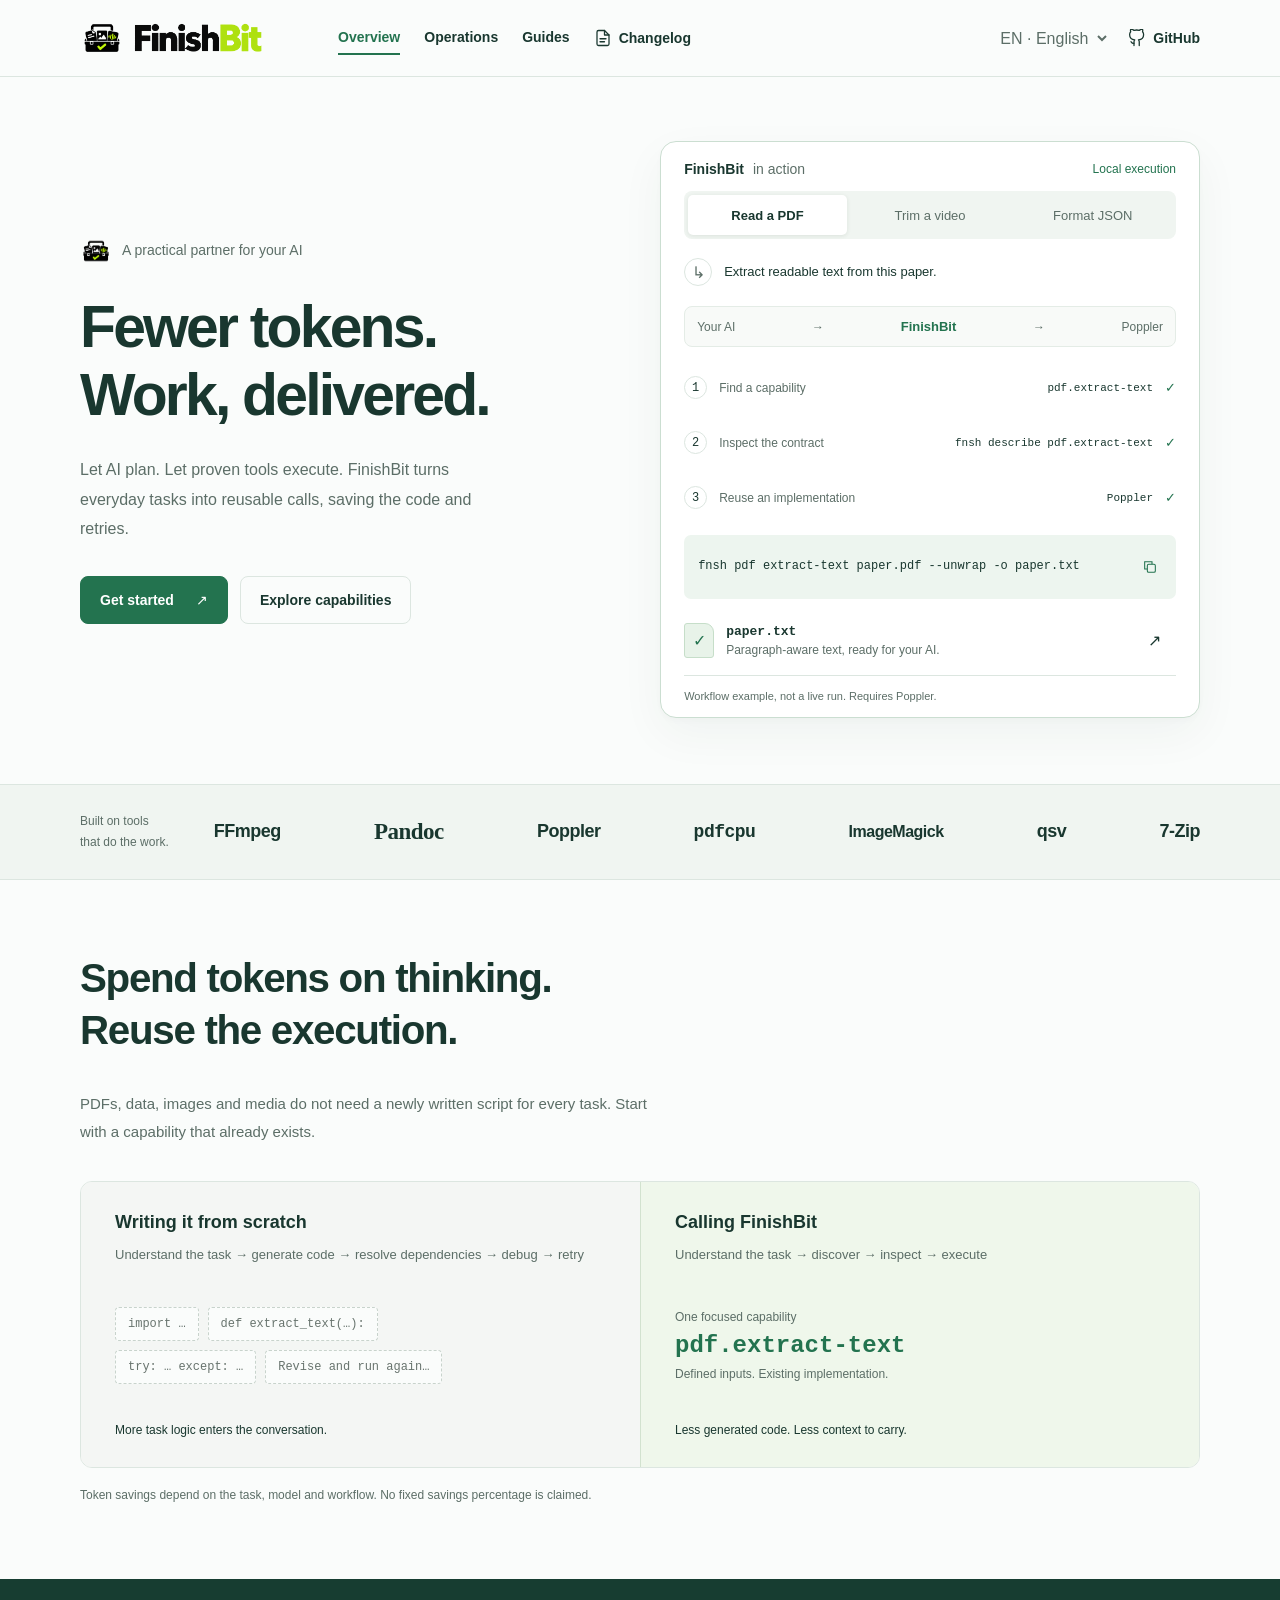
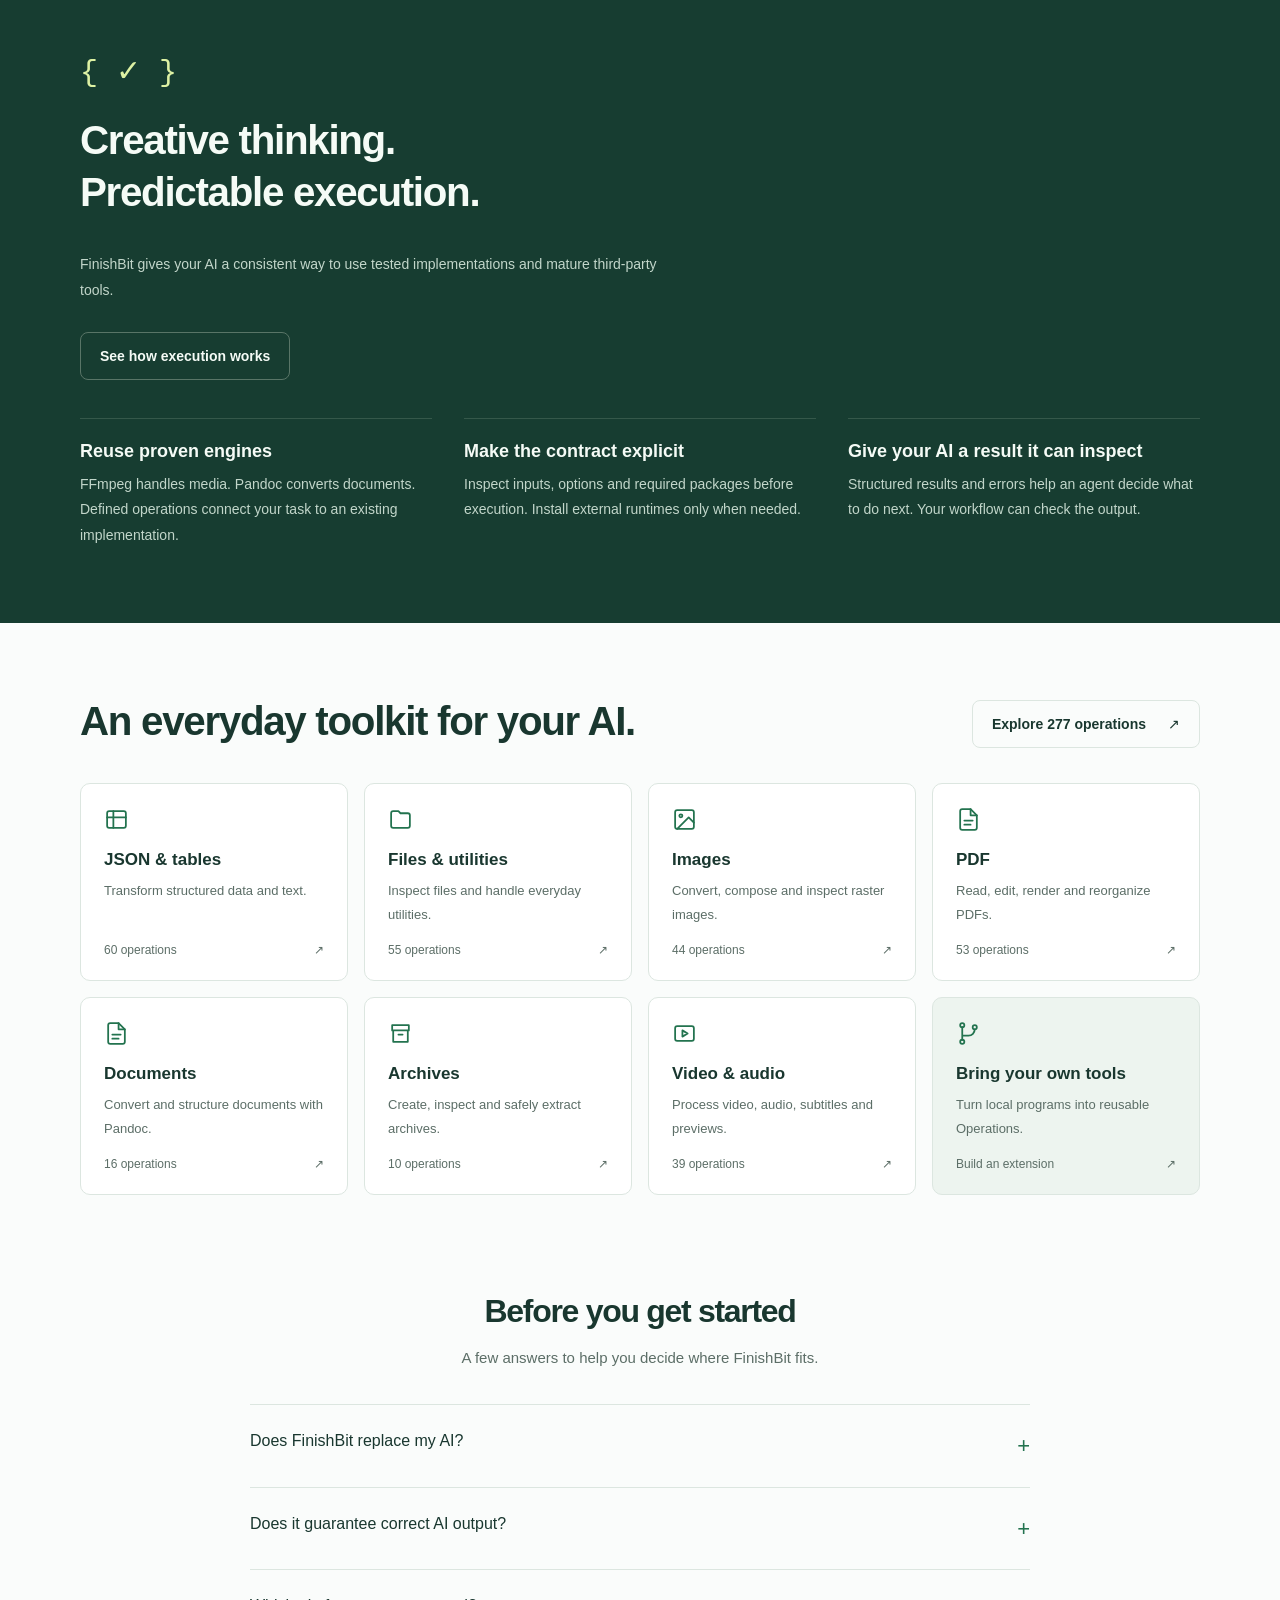
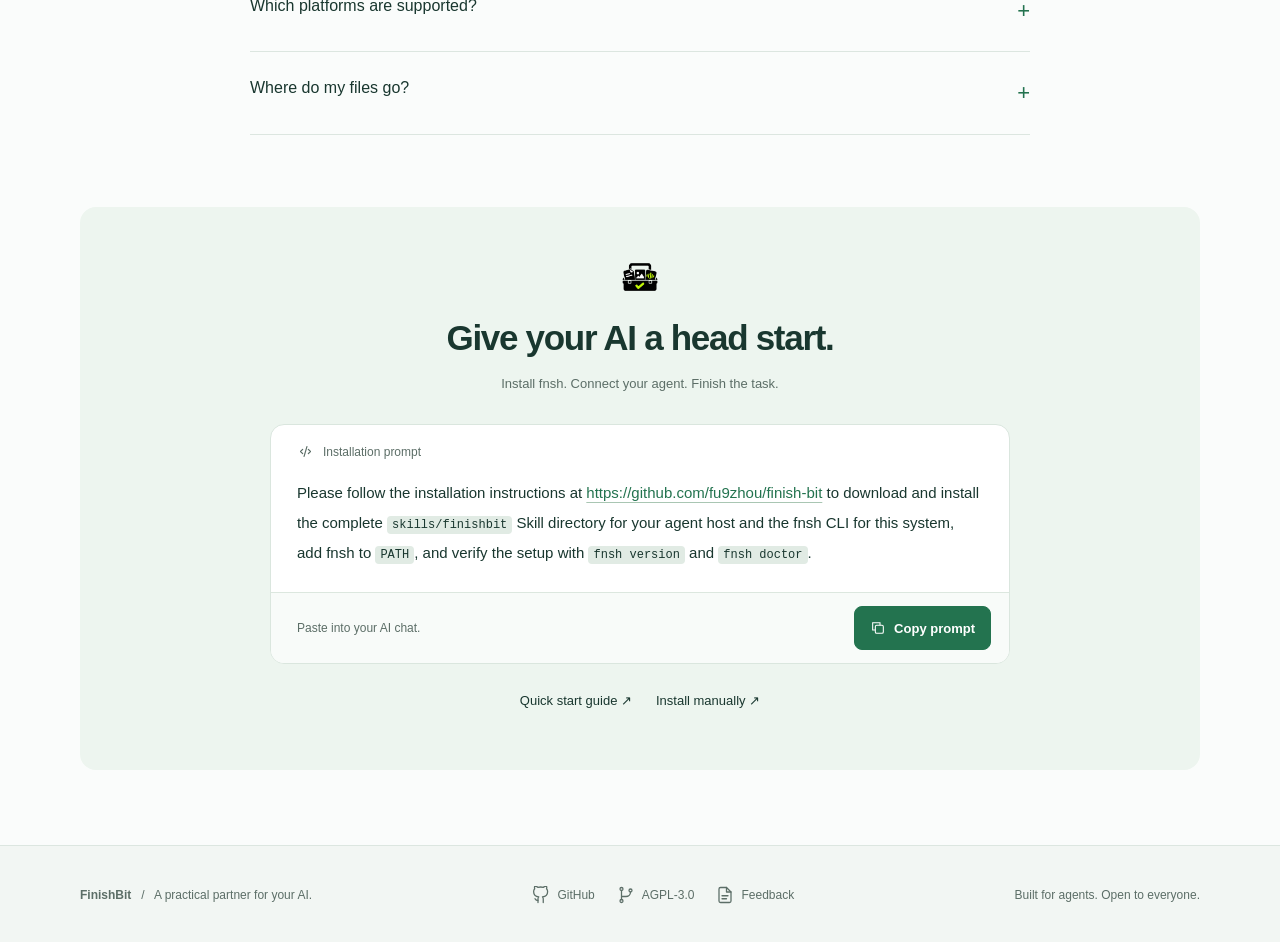
<file: website/index.html>
<!doctype html>
<html lang="en">
<head>
<meta charset="utf-8">
<meta name="viewport" content="width=device-width, initial-scale=1">
<meta name="description" content="Save AI tokens and make execution more predictable. FinishBit connects your AI to reusable capabilities powered by mature tools.">
<meta name="theme-color" content="#fafcfb">
<title>FinishBit — Fewer tokens. Work, delivered.</title>
<link rel="icon" type="image/png" href="./favicon.png?v=20260922">
<link rel="shortcut icon" type="image/png" href="./favicon.png?v=20260922">
<link rel="stylesheet" href="./styles.css?v=logo-20260914">
<script src="./routes.js?v=0.1.7-navigation" defer></script>
<script src="./catalog.js?v=0.1.7-redesign" defer></script>
<link rel="stylesheet" href="./home.css?v=logo-20260914">
<script src="./home.js?v=logo-20260914" defer></script>
<script src="./app.js?v=logo-20260914" defer></script>
</head>
<body><div id="app"></div><div id="toast" role="status" aria-live="polite"></div><noscript>Please enable JavaScript to view FinishBit. / 请启用 JavaScript 查看 FinishBit。<a href="https://github.com/fu9zhou/finish-bit">GitHub documentation</a></noscript></body>
</html>
</file>
<file: website/styles.css>
@charset "UTF-8";
.card{content-visibility:auto;contain-intrinsic-size:auto 132px;min-width:0}.card h3{overflow-wrap:anywhere}.article{padding-top:24px;padding-bottom:40px}.article h1{overflow-wrap:anywhere}.article h2{scroll-margin-top:160px}
:root{--bg:#f7f8f4;--paper:#fff;--ink:#1c2c26;--muted:#607068;--line:#dce2d9;--green:#305d45;--lime:#ceef9b;--dark:#172820;--code:#dce9dc;--radius:14px;font-family:Inter,"Segoe UI","Microsoft YaHei",sans-serif;color:var(--ink);background:var(--bg);font-synthesis:none}
*{box-sizing:border-box}body{margin:0}a{color:inherit;text-decoration:none}button,input,select{font:inherit}button,a,select{-webkit-tap-highlight-color:transparent}button,select{cursor:pointer}button{color:inherit}button,a{touch-action:manipulation}button:hover,.button:hover{filter:brightness(.95)}a:hover{color:var(--green)}:focus-visible{outline:3px solid #5d8c3f;outline-offset:5px}html{scroll-behavior:smooth;scroll-padding-top:150px}::selection{background:var(--lime)}.ui-icon{width:18px;height:18px;flex:none}.icon-link{display:inline-flex;align-items:center;gap:7px}
.wrap{max-width:1200px;margin:auto;padding:0 40px}.skip{position:fixed;top:-70px;left:20px;z-index:9;padding:14px;background:var(--lime)}.skip:focus{top:10px}.header{position:sticky;top:0;background:rgba(247,248,244,.96);border-bottom:1px solid var(--line);z-index:5}.nav{height:84px;display:flex;align-items:center;gap:40px}.brand{display:flex;align-items:center;gap:10px;font-size:23px;font-weight:750;letter-spacing:-1px}.logo{width:44px;height:44px;display:block;object-fit:contain;flex-shrink:0}.navlinks{display:flex;gap:28px;margin-left:38px;font-size:14px;font-weight:550}.navlinks a{padding:14px 0}.navlinks a.active{color:var(--green);box-shadow:0 2px var(--green)}.navright{margin-left:auto;display:flex;gap:18px;align-items:center}.language{border:0;background:transparent;min-height:44px;color:var(--muted);max-width:120px}.github{font-size:14px;font-weight:600;white-space:nowrap}
.hero{padding-top:76px;padding-bottom:68px;display:grid;grid-template-columns:1.02fr 1fr;gap:55px;align-items:center}.hero>div{min-width:0}.eyebrow{display:inline-flex;align-items:center;gap:9px;font-size:12px;letter-spacing:.7px;font-weight:600;text-transform:uppercase}.release{padding:10px 12px;border:1px solid var(--line);border-radius:30px;background:#eff2e9;font-size:12px;min-height:44px}.release .ui-icon{width:15px;height:15px;color:var(--green)}.hero h1{font-size:clamp(48px,5.2vw,70px);letter-spacing:-3.8px;line-height:1.08;margin:26px 0 22px;font-weight:650}.hero h1 span{color:var(--green)}.hero p{color:var(--muted);line-height:1.85;max-width:450px;font-size:16px}.actions{display:flex;gap:12px;margin-top:30px}.button{border:1px solid var(--line);border-radius:7px;min-height:46px;padding:12px 19px;display:inline-flex;align-items:center;justify-content:center;gap:24px;font-size:14px;font-weight:600;background:transparent;transition:background .18s}.button.primary{background:var(--ink);color:white;border-color:var(--ink)}.button.light{background:var(--lime);color:var(--ink);border-color:var(--lime)}.install{display:flex;align-items:center;margin-top:23px;gap:10px;font-size:11px;font-family:Consolas,monospace;color:var(--muted);min-width:0}.install code{flex:1;min-width:0;overflow-wrap:anywhere;word-break:break-word}.copy{border:0;background:transparent;min-width:44px;min-height:44px;display:grid;place-items:center;color:inherit}.copy svg{width:16px;height:16px}
.terminal{background:var(--dark);color:var(--code);border-radius:12px;box-shadow:0 24px 50px -22px #132a3245;overflow:hidden;transform:rotate(-1deg)}.terminalbar{height:48px;border-bottom:1px solid #ffffff14;display:flex;align-items:center;gap:7px;padding:0 20px;font:11px Consolas,monospace;color:#a6b5ac}.terminalbar i{width:8px;height:8px;border-radius:50%;background:#668073}.terminalbar i:first-child{background:#c09c87}.terminalbar i:nth-child(2){background:#bbb37b}.terminalbar span{margin:auto}.terminalbody{padding:26px;font:13px/1.9 Consolas,"Courier New",monospace;min-height:285px}.terminalbody .comment{color:#a3b5a9;font-size:12px}.terminalbody .cmd{margin:7px 0 17px;overflow-wrap:anywhere}.prompt{color:var(--lime);margin-right:9px}.result{padding:13px 15px;background:#ffffff06;border-left:2px solid #a3c77b;margin-bottom:18px}.result strong{color:var(--lime);font-weight:400}.result small{color:#b0c0b6}.success{color:var(--lime)}.terminalfoot{padding:11px 20px;display:flex;justify-content:space-between;background:#ffffff05;font:10px Consolas,monospace;color:#a3b5a9}
.trust{display:flex;justify-content:center;gap:45px;border-top:1px solid var(--line);border-bottom:1px solid var(--line);padding:23px 0;color:var(--muted);font-size:12px}.trust span{display:flex;align-items:center;gap:9px}.trust .ui-icon{color:var(--green)}.section{padding-top:76px;padding-bottom:76px}.sectionhead{display:flex;align-items:end;justify-content:space-between;gap:30px;margin-bottom:30px}.kicker{font:11px Consolas,monospace;letter-spacing:1.5px;color:var(--green);text-transform:uppercase}.section h2{font-size:34px;letter-spacing:-1.1px;line-height:1.25;font-weight:600;margin:13px 0}.sectionhead p,.intro{font-size:14px;line-height:1.8;color:var(--muted);max-width:395px}.steps{display:grid;grid-template-columns:repeat(3,1fr);border:1px solid var(--line);border-radius:var(--radius);overflow:hidden;background:#fff8}.step{padding:25px 27px;position:relative}.step+.step{border-left:1px solid var(--line)}.step .number{font:12px Consolas,monospace;color:var(--muted)}.step h3{font-size:18px;font-weight:600;margin:15px 0 10px}.step p{font-size:13px;line-height:1.8;color:var(--muted);min-height:48px}.step code{font:11px Consolas,monospace;background:#edf0e9;display:block;padding:12px;border-radius:5px;overflow-wrap:anywhere}
.catalog{background:#edf0e8;border-block:1px solid var(--line)}.textlink{font-size:13px;color:var(--green);font-weight:600;padding:12px 0;display:inline-block}.filters{display:flex;gap:8px;flex-wrap:wrap;margin:23px 0}.filter{border:1px solid transparent;background:transparent;border-radius:6px;min-height:44px;padding:10px 15px;font-size:13px;color:var(--muted)}.filter[aria-pressed=true]{background:var(--ink);color:white}.cards{display:grid;grid-template-columns:repeat(3,minmax(0,1fr));gap:12px}.card{display:flex;flex-direction:column;background:var(--bg);border:1px solid #d7dfd2;border-radius:8px;padding:16px;transition:border-color .18s,background-color .18s}.card:hover{background:var(--paper);border-color:#7d9474}.cardtop{display:flex;justify-content:space-between;align-items:center}.icon{display:flex;color:var(--green)}.icon .ui-icon{width:21px;height:21px}.tag{font:10px Consolas,monospace;color:var(--muted);border:1px solid var(--line);padding:4px 7px;border-radius:4px}.card h3{font-size:16px;font-weight:600;line-height:1.5;margin:12px 0 3px;text-wrap:pretty}.card .operation-id{font:12px/1.6 Consolas,monospace;overflow-wrap:anywhere;margin-bottom:0}.operation-id code{font:inherit}.card p{font-size:13px;line-height:1.7;color:var(--muted);margin:0 0 19px}
.category-section{background:#edf0e8;border-block:1px solid var(--line)}.category-section.section{padding-block:64px}.category-grid{display:grid;grid-template-columns:repeat(7,minmax(0,1fr));gap:10px}.category-card{min-height:194px;padding:17px;border:1px solid #d3dcd0;border-radius:10px;background:var(--paper);display:flex;flex-direction:column;transition:border-color .18s,transform .18s}.category-card:hover{border-color:#7d9474;transform:translateY(-3px)}.category-card-top{display:flex;align-items:center;justify-content:space-between;gap:8px}.category-mark{width:36px;height:36px;border-radius:8px;background:#edf2e9;color:var(--green);display:grid;place-items:center}.category-mark .ui-icon{width:19px;height:19px}.category-count{font:10px Consolas,monospace;color:var(--green);white-space:nowrap}.category-subtitle{font:9px Consolas,monospace;letter-spacing:1.2px;color:#7a887f;margin-top:16px}.category-card h3{font-size:16px;margin:5px 0 7px;letter-spacing:-.2px}.category-card p{font-size:12px;line-height:1.6;color:var(--muted);margin:0}.category-link{font-size:11px;color:var(--green);margin-top:auto;padding-top:14px}.catalog-hero{padding-top:42px;padding-bottom:26px}.catalog-hero h1{font-size:clamp(28px,3vw,38px);line-height:1.3;letter-spacing:-1px;margin:0 0 12px}.catalog-hero p{max-width:670px;color:var(--muted);line-height:1.8;font-size:15px;margin:0}.catalog-browser{padding-bottom:76px}.catalog-toolbar{display:flex;align-items:center;gap:18px}.catalog-toolbar input{width:min(100%,440px);min-width:0;padding:10px 14px;border:1px solid #cbd5c8;border-radius:8px;background:var(--paper);height:44px;font-size:15px;color:var(--ink)}.catalog-toolbar input::placeholder{color:var(--muted)}.catalog-toolbar span{margin-left:auto;font-size:12px;color:var(--muted);white-space:nowrap;flex-shrink:0}.sr-only{position:absolute;width:1px;height:1px;padding:0;margin:-1px;overflow:hidden;clip-path:inset(50%);white-space:nowrap;border:0}.catalog-empty{grid-column:1/-1;border:1px dashed var(--line);border-radius:10px;text-align:center;background:var(--paper)}.back-link{display:inline-flex;align-items:center;min-height:44px;margin-bottom:12px;color:var(--muted);font-size:13px}.back-link:hover{color:var(--green)}.not-found{min-height:60vh;padding-top:80px}.not-found .actions{margin-top:28px}
.split{display:grid;grid-template-columns:1fr 1fr;gap:70px}.checklist{padding:0;list-style:none;line-height:2.5;font-size:14px}.checklist li:before{content:'✓';color:var(--green);margin-right:14px}.codebox{background:var(--dark);color:var(--code);padding:24px;border-radius:10px;position:relative}.codebox pre{font:12px/1.9 Consolas,monospace;white-space:pre-wrap;overflow-wrap:anywhere;margin:0;padding-right:20px}.codebox .copy{position:absolute;top:9px;right:9px}.codecaption{font:11px Consolas,monospace;color:#a4b8a9;display:block;margin-bottom:22px}.cta{border-radius:14px;background:var(--ink);color:white;padding:43px 48px;display:flex;align-items:center;justify-content:space-between;gap:24px;margin-bottom:70px}.cta h2{font-size:29px;margin:0 0 10px;letter-spacing:-.8px}.cta p{font-size:14px;color:#b9cabc;margin:0}
.footer{border-top:1px solid var(--line);padding-block:28px;font-size:12px;color:var(--muted)}.footerinner{display:flex;justify-content:space-between;align-items:center;gap:24px}.footerlinks{display:flex;gap:22px}.footerlinks a{padding-block:12px}.docs{display:grid;grid-template-columns:210px minmax(0,1fr);gap:65px;min-height:75vh;padding-block:45px 80px}.sidebar{position:sticky;top:115px;align-self:start}.sidebar input{width:100%;padding:12px 10px;background:var(--paper);border:1px solid var(--line);border-radius:7px;font-size:13px;min-height:44px}.sidebar label{font-size:12px;display:block;margin-bottom:8px;color:var(--muted)}.sidenav{display:flex;flex-direction:column;margin-top:23px;gap:5px}.sidenav a{padding:12px;font-size:14px;border-radius:5px;min-height:44px}.sidenav a.active{background:#e6ecdf;color:var(--green);font-weight:600}.article{max-width:790px}.article h1{font-size:42px;letter-spacing:-1.5px;margin:18px 0}.article .lead{font-size:17px;line-height:1.85;color:var(--muted)}.article h2{font-size:23px;margin-top:34px}.article p,.article li{font-size:15px;line-height:1.9;color:var(--muted)}.article .codebox{margin:20px 0}.note{padding:18px 22px;border-left:3px solid #86a964;background:#eaf0e3;margin:24px 0;font-size:14px;line-height:1.8}.article table{width:100%;border-collapse:collapse;font-size:14px}.article th,.article td{text-align:left;padding:14px;border-bottom:1px solid var(--line);line-height:1.7}.docnext{border-top:1px solid var(--line);margin-top:40px;display:flex;justify-content:flex-end;padding-top:15px}
#toast{position:fixed;bottom:25px;left:50%;transform:translateX(-50%);background:var(--ink);color:white;padding:12px 22px;border-radius:8px;z-index:20;opacity:0;pointer-events:none;transition:opacity .2s}#toast.visible{opacity:1}.empty{padding:20px;color:var(--muted);font-size:13px}.zh .hero h1{letter-spacing:-2px;font-size:clamp(46px,4.5vw,62px);line-height:1.2}.zh .hero p{max-width:430px}.zh .section h2{letter-spacing:-.6px}
@media(min-width:1400px){.wrap{max-width:1280px}.hero{padding-top:95px;padding-bottom:85px}.hero h1{font-size:76px}.zh .hero h1{font-size:65px}}
@media(max-width:1100px){.category-grid{grid-template-columns:repeat(4,1fr)}}
@media(max-width:950px){.navlinks{margin-left:0;gap:16px}.nav{gap:20px}.wrap{padding-inline:26px}.hero{gap:25px}.hero h1{font-size:52px}.install{font-size:10px}.terminalbody{padding:20px;font-size:11px}.trust{gap:24px}.docs{gap:35px;grid-template-columns:180px minmax(0,1fr)}.category-grid{grid-template-columns:repeat(3,1fr)}}
@media(max-width:700px){.wrap{padding-inline:22px}.nav{height:auto;min-height:76px;flex-wrap:wrap;gap:8px;padding-block:12px}.brand{font-size:21px}.navright{gap:8px}.navright .github{display:none}.navlinks{order:3;width:100%;justify-content:space-between;font-size:13px}.navlinks a{padding:12px 0;min-height:44px}.hero{grid-template-columns:1fr;padding-top:42px;padding-bottom:40px;gap:36px}.hero h1{font-size:57px;letter-spacing:-3px}.hero p{font-size:15px}.terminal{transform:none}.terminalbody{font-size:12px;min-height:270px}.install{font-size:10px}.trust{display:grid;grid-template-columns:1fr 1fr;gap:18px;font-size:11px;padding:22px}.section{padding-block:46px}.sectionhead{display:block}.section h2{font-size:28px}.steps,.cards,.split{grid-template-columns:1fr}.category-grid{grid-template-columns:repeat(2,1fr)}.step+.step{border-left:0;border-top:1px solid var(--line)}.step p{min-height:0}.cards{gap:12px}.split{gap:24px}.cta{padding:30px 25px;display:block;margin-bottom:45px}.cta h2{font-size:25px}.cta .button{margin-top:24px}.footerinner{align-items:start;flex-direction:column}.docs{display:block;padding-top:24px}.sidebar{position:static;margin-bottom:30px}.sidenav{display:flex;flex-direction:row;flex-wrap:wrap;gap:3px;margin-top:12px}.sidenav a{padding:10px;font-size:12px}.article h1{font-size:34px}.article th,.article td{padding:10px 6px;font-size:12px}.zh .hero h1{font-size:49px}.filters{gap:2px}.filter{padding:10px 12px}.article{overflow-wrap:anywhere}.codebox pre{font-size:11px}.catalog-hero{padding-top:28px;padding-bottom:22px}.catalog-hero h1{font-size:28px;letter-spacing:-.5px}.catalog-toolbar{gap:12px}.catalog-toolbar input{font-size:16px}.category-card{min-height:176px}}
@media(max-width:520px){.category-grid{grid-template-columns:1fr}}
@media(max-width:700px){.actions .button{gap:14px;padding-inline:14px;font-size:13px;white-space:nowrap}.navlinks{gap:10px;font-size:12px}.navlinks a{white-space:nowrap}.install{display:grid;grid-template-columns:auto minmax(0,1fr) auto;align-items:start;font-size:12px}.sidebar input{font-size:16px}.terminalfoot{gap:12px;line-height:1.6}}
@media(prefers-reduced-motion:reduce){html{scroll-behavior:auto}*,*:before,*:after{transition:none!important;animation:none!important}}

/* Keep long documentation menus inside the viewport instead of letting the
   sticky box exceed its available height and slide under the header. */
@media(min-width:701px){
  .docs{--docs-top-gap:45px;--docs-sidebar-top:calc(var(--site-header-height,77px) + var(--docs-top-gap));padding-top:var(--docs-top-gap)}
  .sidebar{top:var(--docs-sidebar-top);max-height:calc(100dvh - var(--docs-sidebar-top) - 24px);display:flex;flex-direction:column}
  .sidebar label,.sidebar input{flex-shrink:0}
  .sidenav{min-height:0;overflow-y:auto;overscroll-behavior:contain;scrollbar-gutter:stable;padding:4px 7px 4px 4px;margin-left:-4px}
  .sidenav a{flex-shrink:0}
}
.agent-install-card{padding:0;background:#f0f5f2;border:1px solid #e0e9e3;border-radius:14px;margin-block:28px;overflow:hidden}
.agent-install-heading{display:flex;align-items:center;gap:9px;padding:18px 26px 0;font-size:12px;font-weight:500;color:var(--muted)}
.agent-install-heading .ui-icon{width:17px;height:17px}
.agent-install-card .agent-install-prompt{font-family:inherit;font-size:15px;line-height:2;color:var(--ink);overflow-wrap:anywhere;margin:0;padding:18px 26px 24px;user-select:text}
.agent-install-prompt code{font:12px/1.6 Consolas,monospace;background:#e1ebe4;border-radius:4px;padding:2px 5px;white-space:nowrap}
.agent-install-prompt .prompt-source{color:var(--green);text-decoration:underline;text-decoration-color:#a9c6b3;text-underline-offset:4px}
.agent-install-footer{display:flex;align-items:center;justify-content:space-between;gap:16px;border-top:1px solid #dce7df;padding:13px 18px 13px 26px;background:#f8faf8}
.agent-install-footer>span{font-size:12px;line-height:1.6;color:var(--muted)}
.agent-install-footer .button{gap:8px;padding:10px 15px;min-height:44px;flex-shrink:0;font-size:13px}.agent-install-footer .button svg{width:16px;height:16px;flex:none}
.first-task{margin:20px 0;padding:18px 22px;border-left:3px solid var(--green);background:var(--paper);line-height:1.8;overflow-wrap:anywhere}
@media(max-width:700px){.agent-install-heading{padding:17px 20px 0}.agent-install-card .agent-install-prompt{font-size:15px;padding:15px 20px 21px}.agent-install-footer{padding:12px 16px 12px 20px;gap:12px}.agent-install-footer>span{max-width:150px}}
.guide-nav-group{display:flex;flex-direction:column;gap:5px;flex-shrink:0}.guide-nav-group+.guide-nav-group{margin-top:22px}
.guide-nav-label{font-size:12px;font-weight:600;color:var(--muted);margin:0 12px 8px}.sidebar .sidenav{margin-top:0}
.sidenav .guide-catalog-link{margin-top:24px;border-top:1px solid var(--line);border-radius:0;padding-top:20px;color:var(--green)}
.catalog-guide-link{display:flex;justify-content:space-between;align-items:center;gap:20px;margin-bottom:22px;padding:18px 22px;border:1px solid var(--line);border-radius:9px;background:var(--paper)}
.catalog-guide-link strong{font-size:15px;font-weight:600}.catalog-guide-link>span>span{display:block;font-size:13px;color:var(--muted);margin-top:6px}.catalog-guide-link:hover{background:#edf5ef}
.capability-guide{padding-top:35px;padding-bottom:65px}.capability-guide .article{margin-inline:auto}
.manual-agent{margin-top:28px;border-block:1px solid var(--line);padding:15px 0}.manual-agent summary{cursor:pointer;min-height:44px;display:flex;align-items:center;font-weight:600}.manual-agent summary::before{content:'+';margin-right:12px}.manual-agent[open] summary::before{content:'−'}
@media(max-width:700px){.sidebar .sidenav{display:block}.guide-nav-group{flex-direction:row;flex-wrap:wrap;gap:4px}.guide-nav-label{flex-basis:100%;margin:0 0 5px}.guide-nav-group+.guide-nav-group{margin-top:14px}.sidenav .guide-catalog-link{display:inline-block;margin-top:12px}.capability-guide{padding-top:25px}.manual-agent .button{white-space:normal}}

.wordmark{display:block;width:150px;height:50px;object-fit:contain;flex-shrink:0}.brand{gap:0}
</file>
<file: website/home.css>
/* FinishBit: a light execution workbench. Native CSS, no external runtime. */
:root{--bg:#fafcfb;--paper:#fff;--ink:#19372f;--muted:#5c6e67;--line:#dce6e0;--green:#23734f;--lime:#def2a4;--dark:#173d31;font-family:"Segoe UI Variable","Segoe UI","PingFang SC","Microsoft YaHei",sans-serif}
.header{background:rgba(250,252,251,.97)}.nav{height:76px}.brand{letter-spacing:-.8px}.navlinks{gap:24px;margin-left:24px}.navlinks a.active{box-shadow:none}.navlinks a.active::after{content:"";display:block;height:2px;background:var(--green);transform:translateY(8px)}
.button{border-radius:8px;min-height:48px;font-size:14px;gap:22px}.button.primary{background:var(--green);border-color:var(--green)}.button:hover{filter:none;background:#edf4ef}.button.primary:hover{background:#185c3e;color:white}.copy{min-width:44px;min-height:44px}.footer{background:#f2f6f3}.footerinner{font-size:12px}
.home h1,.home h2,.home h3,.home p{margin-top:0}.home h2{font-size:clamp(30px,3.15vw,43px);line-height:1.3;font-weight:650;letter-spacing:-1.3px;text-wrap:balance}.home h3{font-weight:600}.home p{color:var(--muted);line-height:1.85}.home-hero{display:grid;grid-template-columns:1fr 1.05fr;gap:66px;align-items:center;padding-top:64px;padding-bottom:66px}.hero-message{min-width:0}.hero-label{display:flex;align-items:center;gap:10px;font-size:14px;font-weight:500;margin-bottom:26px}.mini-logo{width:32px;height:32px;display:block;object-fit:contain;flex-shrink:0}.home .hero-message h1{font-size:clamp(48px,4.6vw,66px);line-height:1.16;letter-spacing:-2.8px;margin:0 0 26px;font-weight:650;text-wrap:balance}.zh .home .hero-message h1{font-size:clamp(44px,4.5vw,62px);letter-spacing:-1.8px;line-height:1.28}.home .hero-description{font-size:16px;max-width:435px;margin-bottom:32px}.hero-actions{display:flex;gap:12px;flex-wrap:wrap}
.execution-workbench{min-width:0;background:var(--paper);border:1px solid #cbded1;border-radius:16px;box-shadow:0 16px 46px #173d310c,0 3px 6px #173d3105;overflow:hidden}.workbench-heading{display:flex;justify-content:space-between;align-items:center;padding:19px 23px 14px;font-size:14px;gap:16px}.workbench-heading strong{font-weight:650}.workbench-heading strong span{font-weight:400;color:var(--muted);margin-left:5px}.workbench-mode{color:var(--green);font-size:12px}.task-switcher{display:flex;margin:0 23px;padding:4px;background:#f0f5f1;border-radius:8px;gap:4px}.task-switcher button{border:0;background:transparent;min-height:40px;border-radius:5px;flex:1;font-size:13px;color:var(--muted);padding:7px}.task-switcher button[aria-pressed=true]{background:white;color:var(--ink);box-shadow:0 1px 4px #1c352518;font-weight:600}.task-switcher button:hover{background:#e2ece5;filter:none}
#taskPreview{padding:19px 23px 0;animation:workbench-in .3s ease-out}.task-intent{display:flex;align-items:center;gap:12px}.intent-avatar{display:grid;place-items:center;flex:none;width:28px;height:28px;border:1px solid var(--line);border-radius:50%;color:var(--muted)}.home .task-intent p{font-size:13px;margin:0;color:var(--ink)}.execution-path{display:flex;justify-content:space-between;align-items:center;gap:8px;margin:20px 0 13px;font-size:12px;color:var(--muted);background:#f8faf8;border:1px solid #e4ece6;border-radius:8px;padding:12px}.execution-path strong{color:var(--green);font-size:13px}.execution-steps{list-style:none;margin:0;padding:0}.execution-steps li{display:flex;gap:12px;align-items:center;min-height:55px}.execution-number{width:23px;height:23px;border:1px solid var(--line);border-radius:50%;font:12px Consolas,monospace;display:grid;place-items:center;flex:none}.execution-steps li>div{display:flex;justify-content:space-between;gap:12px;align-items:center;flex:1;min-width:0}.execution-label{font-size:12px;color:var(--muted);white-space:nowrap}.execution-steps code{font:11px Consolas,"Cascadia Code",monospace;overflow-wrap:anywhere}.execution-check{color:var(--green);font-size:13px}.task-command{display:flex;align-items:center;background:#edf5ef;padding:10px 4px 10px 14px;border-radius:7px;margin-top:10px;gap:6px}.task-command code{font:12px/1.8 Consolas,"Cascadia Code",monospace;overflow-wrap:anywhere;flex:1;min-width:0}.task-command .copy{position:static;flex:none;color:var(--green)}.task-result{display:flex;align-items:center;gap:12px;margin:19px 0 13px}.result-mark{display:grid;place-items:center;flex:none;width:30px;height:35px;background:#e8f3e9;border:1px solid #c6dec9;border-radius:3px 9px 3px 3px;color:var(--green)}.task-result strong{display:block;font:600 13px Consolas,monospace}.task-result div>span{display:block;font-size:12px;color:var(--muted);margin-top:4px}.task-result a{margin-left:auto;width:44px;min-height:44px;display:grid;place-items:center;border-radius:6px}.task-result a:hover{background:#edf5ef}.home .demo-disclaimer{font-size:11px;border-top:1px solid var(--line);padding:12px 0;margin:0;line-height:1.5}
.provider-band{background:#f0f5f1;border-block:1px solid var(--line)}.provider-inner{display:flex;align-items:center;gap:45px;padding-block:25px}.home .provider-inner p{font-size:12px;line-height:1.7;margin:0;flex:none}.provider-names{display:flex;flex-wrap:wrap;align-items:center;justify-content:space-between;gap:24px;width:100%}.provider-names a{font-size:18px;letter-spacing:-.5px;font-weight:650;min-height:44px;display:flex;align-items:center}.provider-names a:nth-child(2){font-family:Georgia,serif;font-size:23px}.provider-names a:nth-child(4){font-family:Consolas,monospace}.provider-names a:nth-child(5){font-size:16px}
.home-section{padding-top:72px;padding-bottom:72px}.section-introduction{max-width:700px}.section-introduction p{max-width:590px;font-size:15px;margin-bottom:36px}.comparison{display:grid;grid-template-columns:1fr 1fr;border:1px solid var(--line);border-radius:12px;overflow:hidden}.comparison>div{padding:30px 34px}.comparison-before{background:#f4f6f4}.comparison-after{background:#eff7eb;border-left:1px solid #d2e2cf}.comparison h3{font-size:18px;margin:0 0 10px}.comparison p{font-size:13px;margin-bottom:22px}.code-fragments{display:flex;flex-wrap:wrap;gap:9px;max-width:390px;min-height:112px;align-content:center}.code-fragments span{padding:7px 12px;border:1px dashed #c8d3cc;border-radius:4px;font:12px/1.5 Consolas,monospace;color:#68746e;background:#fafcfb}.focused-call{min-height:112px;display:flex;flex-direction:column;justify-content:center;gap:8px}.focused-call code{font:600 24px Consolas,monospace;color:var(--green)}.focused-call>span{font-size:12px;color:var(--muted)}.comparison-caption{font-size:12px;display:block;margin-top:22px}.home .measurement-note{font-size:12px;margin:16px 0 0;color:var(--muted)}
.reliability-section{background:var(--dark);color:#f5fbf6;padding-block:74px}.reliability-layout{display:grid;grid-template-columns:1fr;gap:38px}.reliability-layout>div:first-child{max-width:720px}.reliability-points{display:grid;grid-template-columns:repeat(3,minmax(0,1fr));gap:32px}.reliability-symbol{font:30px Consolas,monospace;color:var(--lime);display:block;margin-bottom:24px}.home .reliability-layout p{color:#c2d6ca;max-width:600px;font-size:14px}.reliability-layout .button{border-color:#597567;color:#f5fbf6;margin-top:14px}.reliability-layout .button:hover{background:#285441}.reliability-points article{padding-top:22px;border-top:1px solid #35584a}.reliability-points h3{font-size:18px;margin-bottom:10px}.home .reliability-points p{margin-bottom:0;max-width:none}.capability-heading{display:flex;align-items:end;justify-content:space-between;gap:20px;margin-bottom:35px}.capability-heading h2{margin:0}.home-category-grid{display:grid;grid-template-columns:repeat(4,minmax(0,1fr));gap:16px}.home-category{border:1px solid var(--line);border-radius:10px;background:white;padding:23px;display:flex;flex-direction:column;min-width:0;transition:background .18s,border-color .18s}.home-category:hover{background:#f0f6ef;border-color:#8ab89b}.home-category-icon{color:var(--green);margin-bottom:14px}.home-category-icon .ui-icon{width:25px;height:25px}.home-category h3{font-size:17px;margin-bottom:9px}.home .home-category p{font-size:13px;margin-bottom:16px;flex:1}.home-category-count{font-size:12px;color:var(--muted);display:flex;justify-content:space-between;gap:8px}.extension-category{background:#edf4ef}
.faq-section{padding-top:24px;max-width:860px}.faq-heading{text-align:center;margin-bottom:32px}.home .faq-heading h2{font-size:32px;margin-bottom:12px}.home .faq-heading p{font-size:15px;margin:0}.faq-items{border-top:1px solid var(--line)}.faq-items details{border-bottom:1px solid var(--line)}.faq-items summary{cursor:pointer;list-style:none;display:flex;justify-content:space-between;gap:20px;padding:22px 0;font-size:16px;line-height:1.7}.faq-items summary::-webkit-details-marker{display:none}.faq-items summary span{font-size:22px;font-weight:300;color:var(--green);transition:transform .2s}.faq-items details[open] summary span{transform:rotate(45deg)}.home .faq-items p{font-size:15px;margin:0 42px 24px 0;max-width:680px}.faq-items summary:hover{color:var(--green)}.faq-items summary:focus-visible{outline:2px solid var(--green);outline-offset:4px;border-radius:4px}
.start-section{padding-bottom:75px}.start-panel{display:flex;flex-direction:column;align-items:center;gap:28px;padding:48px;background:#edf5ef;border-radius:16px}.start-heading{text-align:center}.start-panel .start-install{width:100%;max-width:740px}.start-panel .logo{margin:0 auto 16px}.start-panel h2{font-size:35px;margin-bottom:12px}.home .start-panel p{font-size:13px;margin-bottom:0}.start-install{min-width:0}.start-install>span{font-size:12px;color:var(--muted)}.start-install .codebox{margin-top:12px}.start-install .codebox pre{white-space:pre-wrap;overflow-wrap:anywhere;font-size:13px;padding-right:25px}.start-links{display:flex;align-items:center;justify-content:center;gap:24px;margin-top:14px;flex-wrap:wrap}.start-links>a:not(.button){font-size:13px;min-height:44px;display:flex;align-items:center}
@keyframes workbench-in{from{opacity:.65}to{opacity:1}}
@media(min-width:1400px){.home-hero{gap:90px;padding-top:75px;padding-bottom:75px}}
@media(max-width:1100px){.home-hero{gap:35px}.home-category-grid{grid-template-columns:repeat(4,minmax(0,1fr))}.navlinks{margin-left:0;gap:17px}.nav{gap:20px}.execution-steps li>div{display:block}.execution-label{display:block;margin-bottom:3px}.provider-inner{gap:30px}.provider-names{gap:14px}.provider-names a{font-size:16px}.reliability-layout{gap:32px}.home .hero-message h1{font-size:50px}.zh .home .hero-message h1{font-size:45px}.comparison>div{padding:25px}.start-panel{gap:30px;padding:35px}}
@media(max-width:760px){.nav{height:auto}.home-hero{grid-template-columns:1fr;padding-top:40px;padding-bottom:40px;gap:34px}.hero-message{max-width:560px}.home .hero-message h1{font-size:52px}.zh .home .hero-message h1{font-size:46px}.hero-label{font-size:13px;margin-bottom:20px}.home .hero-description{font-size:15px;margin-bottom:24px}.execution-steps li>div{display:flex}.execution-label{margin:0}.provider-inner{display:block;padding-block:22px}.home .provider-inner p{margin-bottom:13px}.provider-inner p br{display:none}.provider-names{justify-content:flex-start;gap:9px 24px}.provider-names a{font-size:17px}.home-section{padding-top:55px;padding-bottom:55px}.comparison{grid-template-columns:1fr}.comparison-after{border-left:0;border-top:1px solid #d2e2cf}.comparison>div{padding:24px}.comparison p{margin-bottom:12px}.reliability-section{padding-block:50px}.reliability-layout{grid-template-columns:1fr;gap:30px}.reliability-points{grid-template-columns:1fr;gap:22px}.capability-heading{align-items:start;flex-direction:column}.home-category-grid{grid-template-columns:repeat(2,minmax(0,1fr))}.home-category{padding:20px}.home-category h3{font-size:16px}.faq-section{padding-top:16px}.home .faq-heading h2{font-size:28px}.faq-heading{margin-bottom:24px}.start-panel{grid-template-columns:1fr;padding:27px;gap:30px}.start-section{padding-bottom:45px}.start-panel h2{font-size:32px}.start-install .codebox pre{font-size:12px}.home .hero-description br{display:none}}
@media(max-width:400px){.home .hero-message h1{font-size:45px}.zh .home .hero-message h1{font-size:41px}.workbench-heading{padding-inline:16px}.task-switcher{margin-inline:16px}#taskPreview{padding-inline:16px}.execution-steps li>div{display:block}.execution-label{margin-bottom:3px}.home-category-grid{gap:10px}.home-category{padding:16px}.home-category h3{font-size:15px}.home-category p{font-size:12px}.start-panel{padding:22px}.hero-actions .button{padding-inline:14px;gap:12px}}
@media(min-width:701px) and (max-width:950px){.nav{height:auto;flex-wrap:wrap;padding-block:12px;gap:8px}.navlinks{order:3;flex-basis:100%;justify-content:space-between}.navlinks a{min-height:44px}}
@media(max-width:400px){.navlinks{display:grid;grid-template-columns:repeat(2,minmax(0,1fr));gap:0 16px}.navlinks a{white-space:normal}.navlinks a.active::after{display:none}.navlinks a.active{font-weight:750}.workbench-heading{gap:8px;font-size:12px}.workbench-mode{font-size:11px}}
@media(prefers-reduced-motion:reduce){#taskPreview{animation:none}.home *{transition:none!important}}
.home .start-panel .agent-install-prompt{font-size:15px;margin:0;color:var(--ink)}
.start-install .agent-install-card{margin-block:0;background:var(--paper);border-color:#dae6de}.start-install .agent-install-footer{background:#f8fbf9}
</file>
